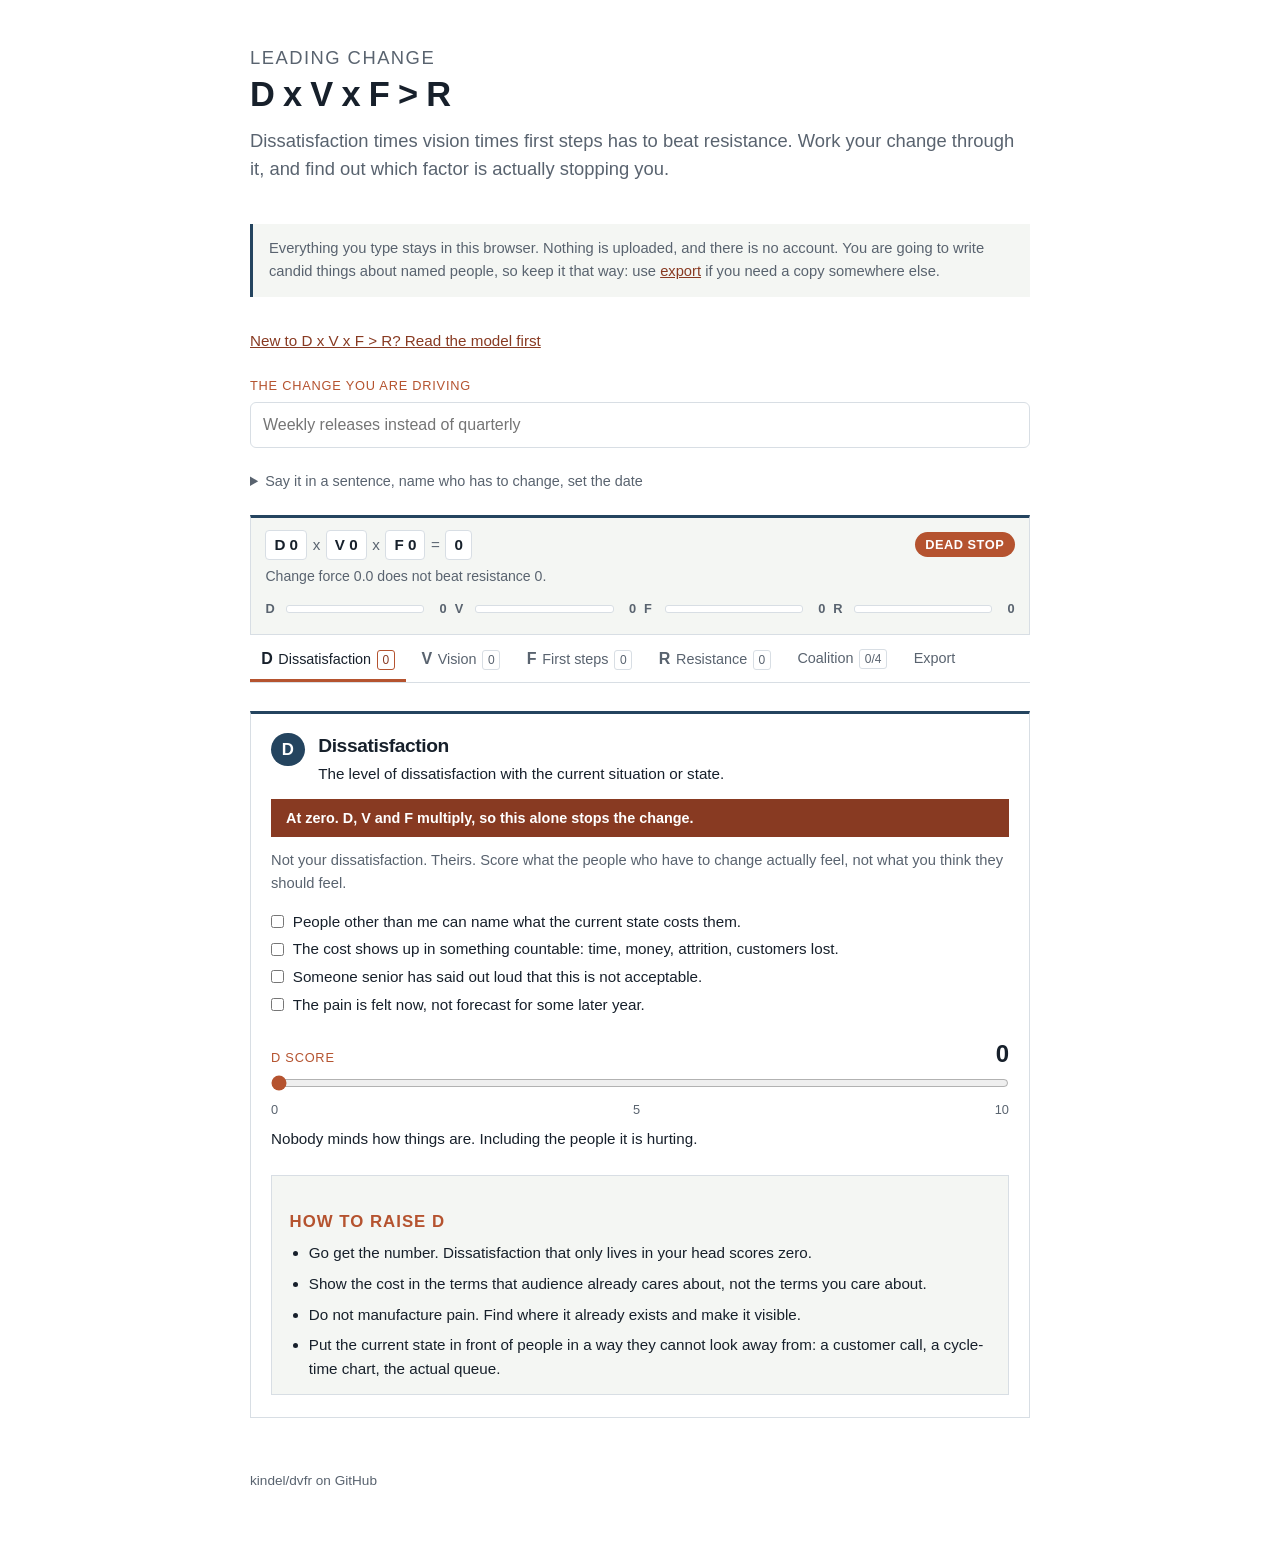
<file: index.html>
<!DOCTYPE html>
<html lang="en">
<head>
  <meta charset="utf-8">
  <meta name="viewport" content="width=device-width, initial-scale=1">
  <title>Change workbook: D x V x F &gt; R</title>
  <link rel="stylesheet" href="css/dvfr.css">
</head>
<body>
  <main class="dvfr-page">
    <header class="dvfr-lede">
      <p class="dvfr-eyebrow">Leading change</p>
      <h1>D x V x F &gt; R</h1>
      <p>Dissatisfaction times vision times first steps has to beat resistance. Work your change
        through it, and find out which factor is actually stopping you.</p>
    </header>

    <div class="dvfr-app" id="dvfr-app">
      <p class="dvfr-privacy" id="dvfr-privacy">
        Everything you type stays in this browser. Nothing is uploaded, and there is no account.
        You are going to write candid things about named people, so keep it that way: use
        <a href="#dvfr-panel-export" data-dvfr-tab="export">export</a> if you need a copy somewhere
        else.
      </p>

      <p class="dvfr-app-links">
        <a href="guide.html" id="dvfr-guide-link">New to D x V x F &gt; R? Read the model first</a>
      </p>

      <section class="dvfr-change" aria-labelledby="dvfr-h-change">
        <h2 class="dvfr-visually-hidden" id="dvfr-h-change">Name the change</h2>
        <div class="dvfr-field dvfr-field-title">
          <label for="dvfr-title">The change you are driving</label>
          <input id="dvfr-title" type="text" autocomplete="off"
            placeholder="Weekly releases instead of quarterly">
        </div>
        <details class="dvfr-change-more">
          <summary>Say it in a sentence, name who has to change, set the date</summary>
          <div class="dvfr-change-more-body">
            <div class="dvfr-field">
              <label for="dvfr-sentence">The change I am trying to drive, in one sentence</label>
              <textarea id="dvfr-sentence" rows="2"
                placeholder="We ship to customers every week, with automated tests instead of a manual test pass."></textarea>
            </div>
            <div class="dvfr-grid-2">
              <div class="dvfr-field">
                <label for="dvfr-who">Who has to change for this to work?</label>
                <input id="dvfr-who" type="text" autocomplete="off"
                  placeholder="Engineering, QA, release management">
              </div>
              <div class="dvfr-field">
                <label for="dvfr-by">True by when?</label>
                <input id="dvfr-by" type="date">
              </div>
            </div>
          </div>
        </details>
      </section>

      <p class="dvfr-visually-hidden" id="dvfr-live" aria-live="polite"></p>

      <div id="dvfr-sticky-sentinel" aria-hidden="true"></div>
      <div class="dvfr-sticky" id="dvfr-sticky">
        <div class="dvfr-scorebar" id="dvfr-scorebar" aria-label="Current score"></div>

        <div class="dvfr-tabs" role="tablist" aria-label="Workbook sections" id="dvfr-tablist">
        <button type="button" role="tab" class="dvfr-tab dvfr-tab-d" id="dvfr-tab-d"
          aria-controls="dvfr-panel-d" aria-selected="true">
          <span class="dvfr-tab-letter">D</span>
          <span class="dvfr-tab-name">Dissatisfaction</span>
          <span class="dvfr-tab-score" id="dvfr-tabscore-d">0</span>
        </button>
        <button type="button" role="tab" class="dvfr-tab dvfr-tab-v" id="dvfr-tab-v"
          aria-controls="dvfr-panel-v" aria-selected="false" tabindex="-1">
          <span class="dvfr-tab-letter">V</span>
          <span class="dvfr-tab-name">Vision</span>
          <span class="dvfr-tab-score" id="dvfr-tabscore-v">0</span>
        </button>
        <button type="button" role="tab" class="dvfr-tab dvfr-tab-f" id="dvfr-tab-f"
          aria-controls="dvfr-panel-f" aria-selected="false" tabindex="-1">
          <span class="dvfr-tab-letter">F</span>
          <span class="dvfr-tab-name">First steps</span>
          <span class="dvfr-tab-score" id="dvfr-tabscore-f">0</span>
        </button>
        <button type="button" role="tab" class="dvfr-tab dvfr-tab-r" id="dvfr-tab-r"
          aria-controls="dvfr-panel-r" aria-selected="false" tabindex="-1">
          <span class="dvfr-tab-letter">R</span>
          <span class="dvfr-tab-name">Resistance</span>
          <span class="dvfr-tab-score" id="dvfr-tabscore-r">0</span>
        </button>
        <button type="button" role="tab" class="dvfr-tab dvfr-tab-coalition" id="dvfr-tab-coalition"
          aria-controls="dvfr-panel-coalition" aria-selected="false" tabindex="-1">
          <span class="dvfr-tab-name dvfr-tab-name-solo">Coalition</span>
          <span class="dvfr-tab-score" id="dvfr-tabscore-coalition">0/4</span>
        </button>
        <button type="button" role="tab" class="dvfr-tab dvfr-tab-export" id="dvfr-tab-export"
          aria-controls="dvfr-panel-export" aria-selected="false" tabindex="-1">
          <span class="dvfr-tab-name dvfr-tab-name-solo">Export</span>
        </button>
        </div>
      </div>

      <section role="tabpanel" class="dvfr-panel" id="dvfr-panel-d" aria-labelledby="dvfr-tab-d"
        tabindex="0">
        <div class="dvfr-factor-host" id="dvfr-factor-host-d"></div>
      </section>

      <section role="tabpanel" class="dvfr-panel" id="dvfr-panel-v" aria-labelledby="dvfr-tab-v"
        tabindex="0" hidden>
        <div class="dvfr-factor-host" id="dvfr-factor-host-v"></div>
        <section class="dvfr-block" aria-labelledby="dvfr-h-vision">
          <h3 id="dvfr-h-vision">Write the vision down</h3>
          <p class="dvfr-step-help">An unwritten vision cannot be shared, and a vision that is not
            shared is not a vision.</p>
          <div id="dvfr-vision"></div>
        </section>
      </section>

      <section role="tabpanel" class="dvfr-panel" id="dvfr-panel-f" aria-labelledby="dvfr-tab-f"
        tabindex="0" hidden>
        <div class="dvfr-factor-host" id="dvfr-factor-host-f"></div>
        <section class="dvfr-block" aria-labelledby="dvfr-h-steps">
          <h3 id="dvfr-h-steps">Commit to first steps</h3>
          <p class="dvfr-step-help" id="dvfr-steps-help"></p>
          <div id="dvfr-steps" class="dvfr-cards"></div>
          <p class="dvfr-actions">
            <button type="button" class="dvfr-btn" id="dvfr-add-step">Add a first step</button>
          </p>
          <div id="dvfr-steps-read" class="dvfr-readout"></div>
        </section>
        <section class="dvfr-block" aria-labelledby="dvfr-h-wins">
          <h3 id="dvfr-h-wins">Early wins to celebrate in public</h3>
          <p class="dvfr-step-help" id="dvfr-wins-help"></p>
          <div id="dvfr-wins" class="dvfr-cards"></div>
          <p class="dvfr-actions">
            <button type="button" class="dvfr-btn" id="dvfr-add-win">Add an early win</button>
          </p>
        </section>
      </section>

      <section role="tabpanel" class="dvfr-panel" id="dvfr-panel-r" aria-labelledby="dvfr-tab-r"
        tabindex="0" hidden>
        <div class="dvfr-factor-host" id="dvfr-factor-host-r"></div>
        <section class="dvfr-block" aria-labelledby="dvfr-h-people">
          <h3 id="dvfr-h-people">Sort the people into four buckets</h3>
          <p class="dvfr-step-help">Name real people. Then treat the resistors as customers: ask
            what they are afraid of losing, and write down what it changes in your plan.</p>
          <div id="dvfr-bucket-legend" class="dvfr-legend"></div>
          <div id="dvfr-people" class="dvfr-cards"></div>
          <p class="dvfr-actions">
            <button type="button" class="dvfr-btn" id="dvfr-add-person">Add a person</button>
          </p>
          <div id="dvfr-people-read" class="dvfr-readout"></div>
        </section>
      </section>

      <section role="tabpanel" class="dvfr-panel" id="dvfr-panel-coalition"
        aria-labelledby="dvfr-tab-coalition" tabindex="0" hidden>
        <section class="dvfr-block" aria-labelledby="dvfr-h-coalition">
          <h3 id="dvfr-h-coalition">Build the coalition</h3>
          <p class="dvfr-step-help" id="dvfr-coalition-rule"></p>
          <div id="dvfr-coalition-read" class="dvfr-readout"></div>
          <div id="dvfr-coalition" class="dvfr-cards"></div>
          <p class="dvfr-actions">
            <button type="button" class="dvfr-btn" id="dvfr-add-ally">Add a leader</button>
          </p>
        </section>
      </section>

      <section role="tabpanel" class="dvfr-panel dvfr-panel-export" id="dvfr-panel-export"
        aria-labelledby="dvfr-tab-export" tabindex="0" hidden>
        <section class="dvfr-block" aria-labelledby="dvfr-h-verdict">
          <h3 id="dvfr-h-verdict" class="dvfr-no-print">The verdict in full</h3>
          <div id="dvfr-verdict" class="dvfr-verdict"></div>
        </section>
        <section class="dvfr-block" aria-labelledby="dvfr-h-plan">
          <h3 id="dvfr-h-plan" class="dvfr-no-print">Your change plan</h3>
          <p class="dvfr-step-help dvfr-no-print">One page. Take it to your next one-on-one, your
            staff meeting, or office hours.</p>
          <p class="dvfr-actions dvfr-no-print">
            <button type="button" class="dvfr-btn" id="dvfr-copy">Copy as Markdown</button>
            <button type="button" class="dvfr-btn" id="dvfr-download">Download .md</button>
            <button type="button" class="dvfr-btn" id="dvfr-print">Print / Save as PDF</button>
            <button type="button" class="dvfr-btn" id="dvfr-export">Export JSON</button>
            <button type="button" class="dvfr-btn" id="dvfr-import">Import JSON</button>
            <button type="button" class="dvfr-btn dvfr-btn-danger" id="dvfr-reset">Reset</button>
            <input type="file" id="dvfr-import-file" accept="application/json,.json" hidden>
          </p>
          <p class="dvfr-status dvfr-no-print" id="dvfr-status" role="status"></p>
          <div id="dvfr-plan" class="dvfr-plan"></div>
        </section>
      </section>
    </div>

    <p class="dvfr-repo dvfr-no-print">
      <a href="https://github.com/kindel/dvfr" target="_blank" rel="noopener">kindel/dvfr on GitHub</a>
    </p>
  </main>
  <script src="js/dvfr.js" defer></script>
</body>
</html>
</file>
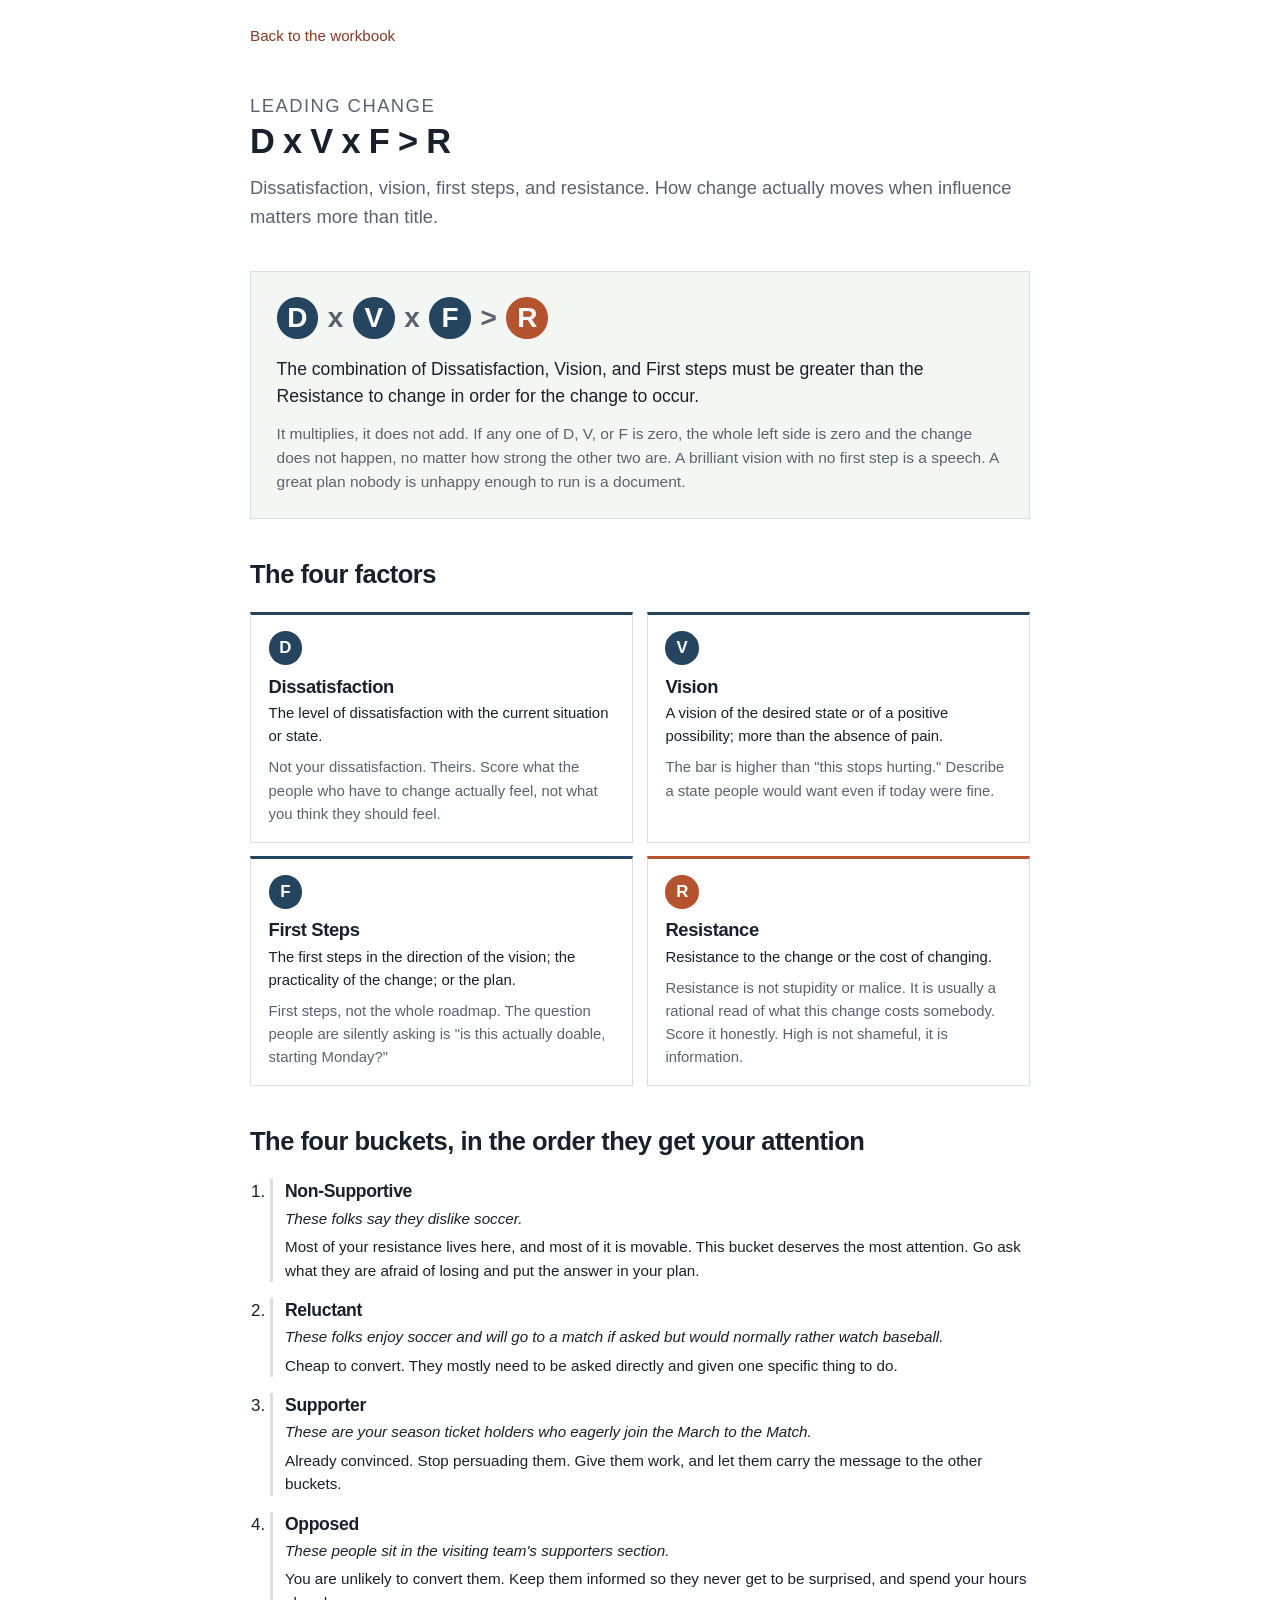
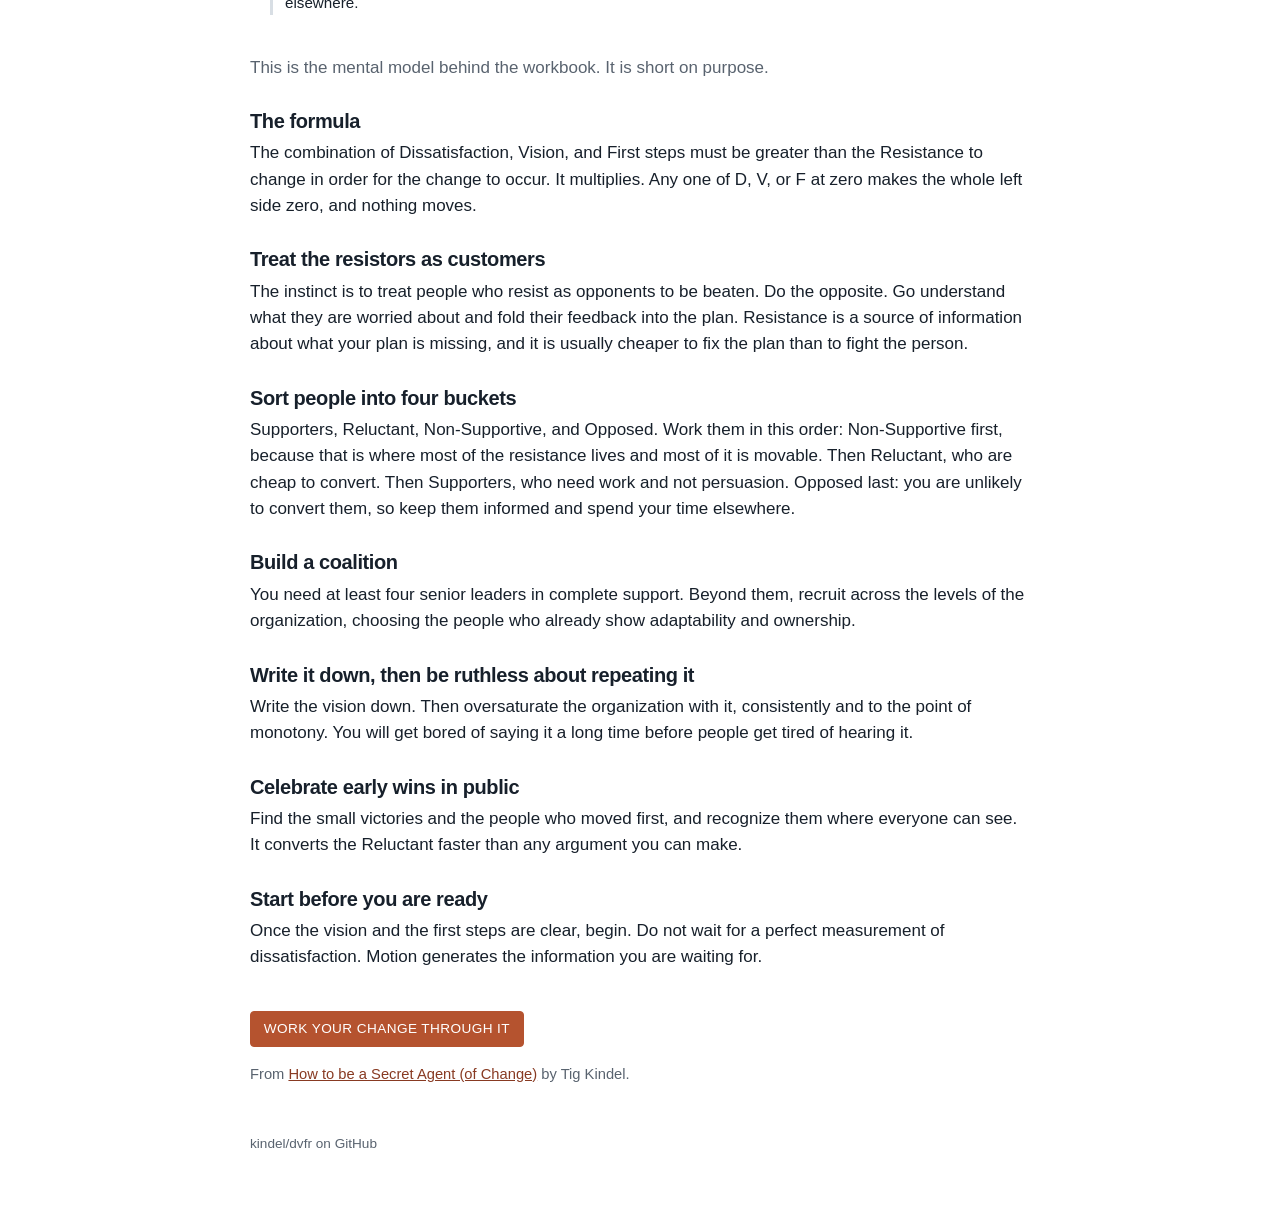
<file: guide.html>
<!DOCTYPE html>
<html lang="en">
<head>
  <meta charset="utf-8">
  <meta name="viewport" content="width=device-width, initial-scale=1">
  <title>The model: D x V x F &gt; R</title>
  <link rel="stylesheet" href="css/dvfr.css">
</head>
<body>
  <main class="dvfr-page">
    <p class="dvfr-back"><a href="index.html" id="dvfr-workbook-link">Back to the workbook</a></p>

    <header class="dvfr-lede">
      <p class="dvfr-eyebrow">Leading change</p>
      <h1>D x V x F &gt; R</h1>
      <p id="dvfr-tagline"></p>
    </header>

    <div class="dvfr-app">
      <section class="dvfr-guide-formula" id="dvfr-formula" aria-label="The formula"></section>
      <section id="dvfr-guide-factors" aria-label="The four factors"></section>
      <section id="dvfr-guide-buckets" aria-label="The four stakeholder buckets"></section>
      <section id="dvfr-guide-sections" aria-label="How to use it">
        <p class="dvfr-empty">Loading the model&hellip;</p>
      </section>
      <p class="dvfr-guide-cta">
        <a class="dvfr-btn dvfr-btn-primary" href="index.html" id="dvfr-workbook-cta">Work your change through it</a>
      </p>
      <p class="dvfr-source" id="dvfr-source"></p>
    </div>

    <p class="dvfr-repo">
      <a href="https://github.com/kindel/dvfr" target="_blank" rel="noopener">kindel/dvfr on GitHub</a>
    </p>
  </main>
  <script src="js/dvfr-guide.js" defer></script>
</body>
</html>
</file>
<file: css/dvfr.css>
:root {
  --dvfr-ink: var(--kld-ink, #17202b);
  --dvfr-paper: var(--kld-paper, #ffffff);
  --dvfr-line: var(--kld-line, #d8dee4);
  --dvfr-muted: var(--kld-muted, #59636f);
  --dvfr-accent: var(--kld-rust, #b5532f);
  --dvfr-accent-dark: var(--kld-rust-dark, #883a22);
  --dvfr-wash: var(--kld-wash, #f4f6f3);
  --dvfr-blue: var(--kld-blue, #24445f);
  --dvfr-sage: var(--kld-sage, #dce7dc);
  --dvfr-green: #2f6b46;
}

*,
*::before,
*::after {
  box-sizing: border-box;
}

html {
  color-scheme: light;
}

body {
  margin: 0;
  min-height: 100vh;
  background: var(--dvfr-paper);
  color: var(--dvfr-ink);
  font-family: Inter, "Avenir Next", "Segoe UI", Helvetica, Arial, sans-serif;
  font-size: 17px;
  line-height: 1.55;
}

a {
  color: var(--dvfr-accent-dark);
}

a:hover {
  color: var(--dvfr-accent);
}

h1, h2, h3, h4, h5 {
  font-weight: 650;
  line-height: 1.25;
  letter-spacing: -0.02em;
}

.dvfr-page {
  padding-bottom: 4rem;
}

.dvfr-eyebrow {
  margin: 0 0 0.3rem;
  font-size: 0.75rem;
  letter-spacing: 0.08em;
  text-transform: uppercase;
  color: var(--dvfr-accent);
}

.dvfr-lede {
  max-width: 820px;
  margin: 0 auto;
  padding: 2.75rem 1.25rem 0;
}

.dvfr-lede h1 {
  margin: 0 0 0.7rem;
  font-size: 2.15rem;
}

.dvfr-lede > p {
  margin: 0;
  color: var(--dvfr-muted);
  font-size: 1.15rem;
}

/* Inside .dvfr-app on purpose: that div is the seam a host copies, so the link
   to the guide has to travel with it. */
.dvfr-app-links {
  margin: 0 0 1.5rem;
  font-size: 0.95rem;
}

.dvfr-back {
  max-width: 820px;
  margin: 0 auto;
  padding: 1.5rem 1.25rem 0;
  font-size: 0.95rem;
}

.dvfr-back a {
  text-decoration: none;
}

.dvfr-app {
  max-width: 820px;
  margin: 2.5rem auto 0;
  padding: 0 1.25rem;
  min-width: 0;
}

.dvfr-visually-hidden {
  position: absolute;
  width: 1px;
  height: 1px;
  margin: -1px;
  padding: 0;
  overflow: hidden;
  clip: rect(0 0 0 0);
  white-space: nowrap;
  border: 0;
}

/* --------------------------------------------------------- the change name */

.dvfr-change {
  margin: 0 0 1.25rem;
}

.dvfr-field-title input {
  font-size: 1.15rem;
}

.dvfr-change-more {
  margin: 0.25rem 0 0;
}

.dvfr-change-more > summary {
  cursor: pointer;
  color: var(--dvfr-muted);
  font-size: 0.9rem;
  padding: 0.2rem 0;
}

.dvfr-change-more > summary:hover {
  color: var(--dvfr-accent);
}

.dvfr-change-more[open] > summary {
  margin-bottom: 0.75rem;
}

/* -------------------------------------------------------------- score bar */

/* The score and the tabs travel together, so both stay reachable from anywhere
   in a panel. The stuck state only paints a shadow: anything that changed the
   block's height here would shift the page, un-stick the block, and oscillate. */
.dvfr-sticky {
  position: sticky;
  /* A host with its own fixed header sets --dvfr-sticky-top to its height. */
  top: var(--dvfr-sticky-top, 0px);
  z-index: 20;
  background: var(--dvfr-paper);
}

.dvfr-sticky.is-stuck {
  box-shadow: 0 6px 12px -8px rgba(23, 32, 43, 0.45);
}

.dvfr-scorebar {
  border: 1px solid var(--dvfr-line);
  border-top: 3px solid var(--dvfr-blue);
  background: var(--dvfr-wash);
  padding: 0.7rem 0.9rem 0.8rem;
}

.dvfr-scorebar-head {
  display: flex;
  flex-wrap: wrap;
  align-items: center;
  justify-content: space-between;
  gap: 0.5rem;
}

.dvfr-scorebar-math {
  display: flex;
  flex-wrap: wrap;
  align-items: center;
  gap: 0.35rem;
  margin: 0;
  font-size: 0.95rem;
}

.dvfr-pill {
  margin: 0;
  padding: 0.15rem 0.65rem;
  border-radius: 999px;
  background: var(--dvfr-blue);
  color: #fff;
  font-size: 0.8rem;
  font-weight: 650;
  letter-spacing: 0.04em;
  text-transform: uppercase;
}

.dvfr-pill.dvfr-verdict-zero,
.dvfr-pill.dvfr-verdict-stalled {
  background: var(--dvfr-accent);
}

.dvfr-pill.dvfr-verdict-fragile {
  background: #a8701f;
}

.dvfr-pill.dvfr-verdict-moving,
.dvfr-pill.dvfr-verdict-unstoppable {
  background: var(--dvfr-green);
}

.dvfr-scorebar-force {
  margin: 0.35rem 0 0.6rem;
  font-size: 0.88rem;
  color: var(--dvfr-muted);
}

.dvfr-scorebar-bars {
  display: grid;
  grid-template-columns: repeat(4, 1fr);
  gap: 0.5rem;
}

.dvfr-minibar {
  appearance: none;
  display: grid;
  grid-template-columns: 1rem minmax(0, 1fr) 1.1rem;
  align-items: center;
  gap: 0.3rem;
  font: inherit;
  text-align: left;
  background: none;
  border: none;
  padding: 0.15rem 0;
  cursor: pointer;
}

.dvfr-minibar-letter,
.dvfr-minibar-value {
  font-size: 0.8rem;
  font-weight: 650;
  font-variant-numeric: tabular-nums;
  color: var(--dvfr-muted);
}

.dvfr-minibar-value {
  text-align: right;
}

.dvfr-minibar-track {
  display: block;
  height: 0.5rem;
  background: var(--dvfr-paper);
  border: 1px solid var(--dvfr-line);
  border-radius: 3px;
  overflow: hidden;
}

.dvfr-minibar-fill {
  display: block;
  height: 100%;
  background: var(--dvfr-blue);
}

.dvfr-minibar.is-resistance .dvfr-minibar-fill {
  background: var(--dvfr-accent);
}

.dvfr-minibar.is-weak .dvfr-minibar-fill {
  background: var(--dvfr-accent-dark);
}

.dvfr-minibar.is-weak .dvfr-minibar-letter,
.dvfr-minibar.is-weak .dvfr-minibar-value {
  color: var(--dvfr-accent-dark);
}

.dvfr-minibar:hover .dvfr-minibar-track {
  border-color: var(--dvfr-accent);
}

.dvfr-minibar:focus-visible {
  outline: 2px solid var(--dvfr-accent);
  outline-offset: 2px;
}

/* ------------------------------------------------------------------- tabs */

.dvfr-tabs {
  display: flex;
  gap: 0.25rem;
  margin: 0;
  background: var(--dvfr-paper);
  border-bottom: 1px solid var(--dvfr-line);
  overflow-x: auto;
  scrollbar-width: thin;
}

.dvfr-tab {
  appearance: none;
  flex: 0 0 auto;
  display: inline-flex;
  align-items: baseline;
  gap: 0.35rem;
  font: inherit;
  font-size: 0.9rem;
  color: var(--dvfr-muted);
  background: none;
  border: none;
  border-bottom: 3px solid transparent;
  padding: 0.7rem 0.7rem 0.5rem;
  cursor: pointer;
  white-space: nowrap;
}

.dvfr-tab:hover {
  color: var(--dvfr-accent);
}

.dvfr-tab.is-on {
  color: var(--dvfr-ink);
  border-bottom-color: var(--dvfr-accent);
}

.dvfr-tab:focus-visible {
  outline: 2px solid var(--dvfr-accent);
  outline-offset: -2px;
}

.dvfr-tab-letter {
  font-weight: 650;
  font-size: 1rem;
}

.dvfr-tab.is-on .dvfr-tab-name {
  color: var(--dvfr-ink);
}

.dvfr-tab-score {
  font-size: 0.75rem;
  font-variant-numeric: tabular-nums;
  color: var(--dvfr-muted);
  border: 1px solid var(--dvfr-line);
  border-radius: 3px;
  padding: 0 0.3rem;
}

.dvfr-tab.is-on .dvfr-tab-score {
  border-color: var(--dvfr-accent);
  color: var(--dvfr-accent-dark);
}

@media (max-width: 620px) {
  /* Give the phone back some screen: the pinned block is smaller at every
     size rather than resizing itself as it sticks. */
  .dvfr-scorebar {
    padding: 0.55rem 0.7rem 0.6rem;
  }

  .dvfr-scorebar-force {
    margin: 0.3rem 0 0.5rem;
    font-size: 0.82rem;
  }

  .dvfr-tab-name {
    display: none;
  }

  .dvfr-tab-name-solo {
    display: inline;
  }

  .dvfr-tabs {
    gap: 0;
  }

  .dvfr-tab {
    flex: 1 1 auto;
    justify-content: center;
    padding: 0.7rem 0.35rem 0.5rem;
  }
}

.dvfr-panel:focus-visible {
  outline: 2px solid var(--dvfr-accent);
  outline-offset: 4px;
}

.dvfr-block {
  margin: 2.5rem 0 0;
}

.dvfr-block h3 {
  margin: 0 0 0.4rem;
  font-size: 1.3rem;
}

/* ----------------------------------------------------------------- panels */

.dvfr-privacy {
  margin: 0 0 2rem;
  padding: 0.85rem 1rem;
  background: var(--dvfr-wash);
  border-left: 3px solid var(--dvfr-blue);
  color: var(--dvfr-muted);
  font-size: 0.92rem;
}

.dvfr-panel {
  margin: 1.75rem 0 3.25rem;
  scroll-margin-top: 11rem;
}

.dvfr-step-help,
.dvfr-help {
  margin: 0 0 1.25rem;
  color: var(--dvfr-muted);
  font-size: 0.95rem;
}

.dvfr-help {
  margin: 0 0 0.5rem;
}

.dvfr-empty {
  color: var(--dvfr-muted);
  font-size: 0.95rem;
}

/* ----------------------------------------------------------------- fields */

.dvfr-field {
  margin: 0 0 1.15rem;
}

.dvfr-field label {
  display: block;
  font-size: 0.8rem;
  letter-spacing: 0.06em;
  text-transform: uppercase;
  color: var(--dvfr-accent);
  margin-bottom: 0.4rem;
}

.dvfr-field input,
.dvfr-field textarea,
.dvfr-select {
  width: 100%;
  font: inherit;
  font-size: 1rem;
  color: var(--dvfr-ink);
  background: var(--dvfr-paper);
  border: 1px solid var(--dvfr-line);
  border-radius: 6px;
  padding: 0.6rem 0.75rem;
}

.dvfr-field textarea {
  resize: vertical;
  line-height: 1.5;
}

.dvfr-field input:focus,
.dvfr-field textarea:focus,
.dvfr-select:focus,
.dvfr-range:focus-visible,
.dvfr-btn:focus-visible,
.dvfr-link-btn:focus-visible,
.dvfr-rail-link:focus-visible,
.dvfr-check input:focus-visible {
  outline: 2px solid var(--dvfr-accent);
  outline-offset: 2px;
  border-color: var(--dvfr-accent);
}

.dvfr-select {
  appearance: none;
  -webkit-appearance: none;
  background-image: url("data:image/svg+xml,%3Csvg xmlns='http://www.w3.org/2000/svg' viewBox='0 0 12 8'%3E%3Cpolyline points='1,1 6,6 11,1' fill='none' stroke='%2317202b' stroke-width='1.5' stroke-linecap='round' stroke-linejoin='round'/%3E%3C/svg%3E");
  background-repeat: no-repeat;
  background-position: right 0.7rem center;
  background-size: 0.7rem;
  padding-right: 2rem;
}

.dvfr-grid-2,
.dvfr-grid-3 {
  display: grid;
  gap: 0 0.85rem;
  grid-template-columns: 1fr 1fr;
}

.dvfr-grid-3 {
  grid-template-columns: 1fr 1fr 1fr;
}

@media (max-width: 620px) {
  .dvfr-grid-2,
  .dvfr-grid-3 {
    grid-template-columns: 1fr;
  }
}

/* ---------------------------------------------------------------- factors */

.dvfr-factor {
  border: 1px solid var(--dvfr-line);
  border-top: 3px solid var(--dvfr-blue);
  background: var(--dvfr-paper);
  padding: 1.15rem 1.25rem 1.35rem;
  margin: 0 0 1.25rem;
}

.dvfr-factor-r {
  border-top-color: var(--dvfr-accent);
}

.dvfr-factor-head {
  display: flex;
  gap: 0.85rem;
  align-items: flex-start;
}

.dvfr-factor-letter {
  flex: 0 0 auto;
  display: inline-flex;
  align-items: center;
  justify-content: center;
  width: 2.1rem;
  height: 2.1rem;
  border-radius: 50%;
  background: var(--dvfr-blue);
  color: #fff;
  font-weight: 650;
  font-size: 1.05rem;
}

.dvfr-factor-r .dvfr-factor-letter,
.dvfr-guide-card.dvfr-factor-r .dvfr-factor-letter {
  background: var(--dvfr-accent);
}

.dvfr-factor-head-text h3 {
  margin: 0.1rem 0 0.2rem;
  font-size: 1.2rem;
}

.dvfr-factor-def {
  margin: 0;
  color: var(--dvfr-ink);
  font-size: 0.95rem;
}

.dvfr-weak-flag {
  margin: 0.85rem 0 0;
  padding: 0.5rem 0.75rem;
  border-left: 3px solid var(--dvfr-accent);
  background: var(--dvfr-wash);
  font-size: 0.9rem;
  font-weight: 600;
}

.dvfr-weak-flag.is-zero {
  color: #fff;
  background: var(--dvfr-accent-dark);
  border-left-color: var(--dvfr-accent-dark);
}

.dvfr-plays-inline {
  margin: 1.5rem 0 0;
  padding: 1rem 1.1rem 0.4rem;
  background: var(--dvfr-wash);
  border: 1px solid var(--dvfr-line);
}

.dvfr-plays-inline h4 {
  margin: 0 0 0.5rem;
  font-size: 0.8rem;
  letter-spacing: 0.06em;
  text-transform: uppercase;
  color: var(--dvfr-accent);
}

.dvfr-plays-inline ul {
  margin: 0;
  padding-left: 1.2rem;
}

.dvfr-plays-inline li {
  margin: 0 0 0.45rem;
  font-size: 0.95rem;
}

.dvfr-factor-help {
  margin: 0.75rem 0 1rem;
  color: var(--dvfr-muted);
  font-size: 0.92rem;
}

.dvfr-checks {
  list-style: none;
  margin: 0 0 1.25rem;
  padding: 0;
}

.dvfr-checks li {
  margin: 0 0 0.4rem;
}

.dvfr-check {
  display: flex;
  gap: 0.55rem;
  align-items: flex-start;
  font-size: 0.95rem;
  line-height: 1.4;
  cursor: pointer;
}

.dvfr-check input {
  margin: 0.28rem 0 0;
  accent-color: var(--dvfr-accent);
  flex: 0 0 auto;
}

.dvfr-score-row {
  display: flex;
  align-items: baseline;
  justify-content: space-between;
  gap: 1rem;
}

.dvfr-score-label {
  font-size: 0.8rem;
  letter-spacing: 0.06em;
  text-transform: uppercase;
  color: var(--dvfr-accent);
}

.dvfr-score-value {
  font-size: 1.5rem;
  font-weight: 650;
  font-variant-numeric: tabular-nums;
}

.dvfr-range {
  width: 100%;
  margin: 0.2rem 0 0;
  accent-color: var(--dvfr-accent);
}

.dvfr-scale {
  display: flex;
  justify-content: space-between;
  color: var(--dvfr-muted);
  font-size: 0.8rem;
}

.dvfr-anchor {
  margin: 0.5rem 0 0;
  font-size: 0.95rem;
  color: var(--dvfr-ink);
}

.dvfr-suggestion {
  margin: 0.5rem 0 0;
  font-size: 0.88rem;
  color: var(--dvfr-muted);
}

.dvfr-link-btn {
  appearance: none;
  background: none;
  border: none;
  padding: 0;
  font: inherit;
  font-size: inherit;
  color: var(--dvfr-accent-dark);
  text-decoration: underline;
  cursor: pointer;
}

.dvfr-link-btn:hover {
  color: var(--dvfr-accent);
}

/* ---------------------------------------------------------------- verdict */

.dvfr-verdict-head {
  border: 1px solid var(--dvfr-line);
  border-top: 4px solid var(--dvfr-blue);
  background: var(--dvfr-wash);
  padding: 1.25rem 1.35rem;
}

.dvfr-verdict-zero,
.dvfr-verdict-stalled {
  border-top-color: var(--dvfr-accent);
}

.dvfr-verdict-fragile {
  border-top-color: #c8892f;
}

.dvfr-verdict-moving,
.dvfr-verdict-unstoppable {
  border-top-color: var(--dvfr-green);
}

.dvfr-verdict-label {
  margin: 0 0 0.35rem;
  font-size: 1.65rem;
}

.dvfr-verdict-headline {
  margin: 0 0 0.9rem;
  font-size: 1.05rem;
}

.dvfr-verdict-body {
  margin: 0.9rem 0 0;
  color: var(--dvfr-muted);
  font-size: 0.95rem;
}

.dvfr-math {
  display: flex;
  flex-wrap: wrap;
  align-items: center;
  gap: 0.45rem;
  margin: 0 0 0.35rem;
}

.dvfr-math-part {
  display: inline-block;
  background: var(--dvfr-paper);
  border: 1px solid var(--dvfr-line);
  border-radius: 4px;
  padding: 0.15rem 0.5rem;
  font-variant-numeric: tabular-nums;
  font-weight: 600;
}

.dvfr-math-op {
  color: var(--dvfr-muted);
}

.dvfr-math-scale {
  margin: 0;
  font-size: 0.95rem;
  color: var(--dvfr-muted);
}

.dvfr-bars {
  margin: 1.25rem 0 0;
}

.dvfr-bar-row {
  display: grid;
  grid-template-columns: 10.5rem minmax(0, 1fr) 2rem;
  align-items: center;
  gap: 0.75rem;
  margin: 0 0 0.5rem;
  font-size: 0.9rem;
}

.dvfr-bar-label {
  color: var(--dvfr-muted);
}

.dvfr-bar-row.is-weak .dvfr-bar-label,
.dvfr-bar-row.is-weak .dvfr-bar-value {
  color: var(--dvfr-accent-dark);
  font-weight: 650;
}

.dvfr-bar-track {
  display: block;
  height: 0.7rem;
  background: var(--dvfr-wash);
  border: 1px solid var(--dvfr-line);
  border-radius: 4px;
  overflow: hidden;
}

.dvfr-bar-fill {
  display: block;
  height: 100%;
  background: var(--dvfr-blue);
}

.dvfr-bar-row.is-resistance .dvfr-bar-fill {
  background: var(--dvfr-accent);
}

.dvfr-bar-row.is-weak .dvfr-bar-fill {
  background: var(--dvfr-accent-dark);
}

.dvfr-bar-value {
  text-align: right;
  font-variant-numeric: tabular-nums;
  font-weight: 600;
}

@media (max-width: 620px) {
  .dvfr-bar-row {
    grid-template-columns: 7.5rem minmax(0, 1fr) 1.6rem;
    font-size: 0.82rem;
  }
}

.dvfr-plays {
  margin: 1.5rem 0 0;
}

.dvfr-plays h4 {
  margin: 1.25rem 0 0.5rem;
  font-size: 1.05rem;
}

.dvfr-plays ul {
  margin: 0;
  padding-left: 1.2rem;
}

.dvfr-plays li {
  margin: 0 0 0.45rem;
}

/* ----------------------------------------------------------------- people */

.dvfr-legend {
  display: grid;
  grid-template-columns: 1fr 1fr;
  gap: 0.75rem;
  margin: 0 0 1.5rem;
}

@media (max-width: 620px) {
  .dvfr-legend {
    grid-template-columns: 1fr;
  }
}

/* Each bucket sets one variable, so cards, legend tiles and tally tiles can tint
   themselves without depending on rule order. */
.dvfr-bucket-non_supportive { --dvfr-bucket: var(--dvfr-accent); }
.dvfr-bucket-reluctant { --dvfr-bucket: #c8892f; }
.dvfr-bucket-supporter { --dvfr-bucket: var(--dvfr-green); }
.dvfr-bucket-opposed { --dvfr-bucket: var(--dvfr-muted); }

.dvfr-ally-not_asked { --dvfr-ally: var(--dvfr-line); }
.dvfr-ally-asked { --dvfr-ally: #c8892f; }
.dvfr-ally-in { --dvfr-ally: var(--dvfr-sage); }
.dvfr-ally-all_in { --dvfr-ally: var(--dvfr-green); }

.dvfr-legend-item {
  border: 1px solid var(--dvfr-line);
  border-left: 3px solid var(--dvfr-bucket, var(--dvfr-muted));
  background: var(--dvfr-wash);
  padding: 0.7rem 0.85rem;
}

.dvfr-legend-name {
  margin: 0 0 0.2rem;
  font-weight: 650;
  font-size: 0.95rem;
}

.dvfr-legend-def {
  margin: 0 0 0.35rem;
  font-size: 0.9rem;
  font-style: italic;
  color: var(--dvfr-ink);
}

.dvfr-legend-guide {
  margin: 0;
  font-size: 0.88rem;
  color: var(--dvfr-muted);
}

.dvfr-card {
  border: 1px solid var(--dvfr-line);
  border-left: 3px solid var(--dvfr-bucket, var(--dvfr-ally, var(--dvfr-line)));
  background: var(--dvfr-paper);
  padding: 1rem 1.1rem 0.35rem;
  margin: 0 0 0.85rem;
}

.dvfr-card-actions {
  margin: 0 0 0.75rem;
  text-align: right;
}

.dvfr-remove {
  font-size: 0.85rem;
  color: var(--dvfr-muted);
}

.dvfr-actions {
  display: flex;
  flex-wrap: wrap;
  gap: 0.5rem;
  margin: 0 0 1.5rem;
}

.dvfr-btn {
  appearance: none;
  font: inherit;
  font-size: 0.85rem;
  letter-spacing: 0.03em;
  text-transform: uppercase;
  color: var(--dvfr-accent-dark);
  background: var(--dvfr-paper);
  border: 1px solid var(--dvfr-line);
  border-radius: 4px;
  padding: 0.4rem 0.8rem;
  cursor: pointer;
}

.dvfr-btn:hover {
  border-color: var(--dvfr-accent);
  color: var(--dvfr-accent);
}

.dvfr-btn-primary {
  background: var(--dvfr-accent);
  border-color: var(--dvfr-accent);
  color: #fff;
  text-decoration: none;
  display: inline-block;
}

.dvfr-btn-primary:hover {
  background: var(--dvfr-accent-dark);
  border-color: var(--dvfr-accent-dark);
  color: #fff;
}

.dvfr-btn-danger:hover {
  border-color: var(--dvfr-accent);
  color: var(--dvfr-accent);
}

.dvfr-status {
  margin: -0.75rem 0 1.25rem;
  min-height: 1.2rem;
  font-size: 0.9rem;
  color: var(--dvfr-muted);
}

.dvfr-readout {
  margin: 0.5rem 0 0;
}

.dvfr-tally {
  display: grid;
  grid-template-columns: repeat(4, 1fr);
  gap: 0.6rem;
  margin: 0 0 1rem;
}

@media (max-width: 620px) {
  .dvfr-tally {
    grid-template-columns: repeat(2, 1fr);
  }
}

.dvfr-tally-item {
  border: 1px solid var(--dvfr-line);
  border-top: 3px solid var(--dvfr-bucket, var(--dvfr-muted));
  background: var(--dvfr-wash);
  padding: 0.5rem 0.7rem;
}

.dvfr-tally-count {
  display: block;
  font-size: 1.5rem;
  font-weight: 650;
  line-height: 1.1;
}

.dvfr-tally-name {
  display: block;
  font-size: 0.82rem;
  color: var(--dvfr-muted);
}

.dvfr-warning {
  margin: 0 0 0.6rem;
  padding: 0.6rem 0.85rem;
  border-left: 3px solid var(--dvfr-accent);
  background: var(--dvfr-wash);
  font-size: 0.93rem;
}

.dvfr-worklist {
  margin: 1.25rem 0 0;
}

.dvfr-worklist h4 {
  margin: 0 0 0.5rem;
  font-size: 1rem;
}

.dvfr-worklist ol {
  margin: 0;
  padding-left: 1.25rem;
}

.dvfr-worklist li {
  margin: 0 0 0.35rem;
  font-size: 0.95rem;
}

.dvfr-flag {
  display: inline-block;
  margin-left: 0.4rem;
  font-size: 0.7rem;
  letter-spacing: 0.04em;
  text-transform: uppercase;
  color: var(--dvfr-accent-dark);
  border: 1px solid var(--dvfr-line);
  background: var(--dvfr-wash);
  padding: 0.05rem 0.4rem;
  border-radius: 3px;
  vertical-align: middle;
}

/* -------------------------------------------------------------- coalition */

.dvfr-meter {
  border: 1px solid var(--dvfr-line);
  border-top: 3px solid var(--dvfr-accent);
  background: var(--dvfr-wash);
  padding: 0.9rem 1.05rem;
  margin: 0 0 0.85rem;
}

.dvfr-meter.is-met {
  border-top-color: var(--dvfr-green);
}

.dvfr-meter-count {
  margin: 0 0 0.5rem;
  font-size: 1.15rem;
  font-weight: 650;
}

.dvfr-pips {
  display: flex;
  gap: 0.35rem;
  margin: 0 0 0.6rem;
}

.dvfr-pip {
  width: 1.75rem;
  height: 0.5rem;
  border-radius: 2px;
  background: var(--dvfr-paper);
  border: 1px solid var(--dvfr-line);
}

.dvfr-pip.is-on {
  background: var(--dvfr-green);
  border-color: var(--dvfr-green);
}

.dvfr-meter-note {
  margin: 0;
  font-size: 0.93rem;
  color: var(--dvfr-muted);
}

/* ------------------------------------------------------------------- plan */

.dvfr-plan {
  border: 1px solid var(--dvfr-line);
  background: var(--dvfr-paper);
  padding: 1.5rem 1.6rem;
}

.dvfr-plan-title {
  margin: 0 0 0.75rem;
  font-size: 1.45rem;
}

.dvfr-plan-line {
  margin: 0 0 0.3rem;
  font-size: 0.95rem;
}

.dvfr-plan-label {
  display: inline-block;
  margin-right: 0.4rem;
  font-size: 0.75rem;
  letter-spacing: 0.06em;
  text-transform: uppercase;
  color: var(--dvfr-accent);
}

.dvfr-plan-block {
  margin: 1.5rem 0 0;
}

.dvfr-plan-block h4 {
  margin: 0 0 0.5rem;
  font-size: 1.1rem;
  padding-bottom: 0.3rem;
  border-bottom: 1px solid var(--dvfr-line);
}

.dvfr-plan-block h5 {
  margin: 0.9rem 0 0.3rem;
  font-size: 0.95rem;
  color: var(--dvfr-accent-dark);
}

.dvfr-plan-block ul {
  margin: 0;
  padding-left: 1.2rem;
}

.dvfr-plan-block li {
  margin: 0 0 0.4rem;
  font-size: 0.95rem;
}

.dvfr-plan-sub {
  margin: 0.75rem 0 0;
}

.dvfr-plan-sub p:last-child {
  margin: 0;
  font-size: 0.95rem;
}

.dvfr-plan-quote {
  margin: 0 0 0.75rem;
  padding-left: 0.9rem;
  border-left: 3px solid var(--dvfr-accent);
  font-size: 1.05rem;
}

.dvfr-plan-note {
  color: var(--dvfr-muted);
  font-size: 0.9rem;
}

.dvfr-plan-meta {
  display: inline-block;
  margin-left: 0.4rem;
  font-size: 0.8rem;
  color: var(--dvfr-muted);
  font-variant-numeric: tabular-nums;
}

/* ------------------------------------------------------------------ guide */

.dvfr-guide-formula {
  border: 1px solid var(--dvfr-line);
  background: var(--dvfr-wash);
  padding: 1.5rem 1.6rem;
  margin: 0 0 2.5rem;
}

.dvfr-formula-row {
  display: flex;
  flex-wrap: wrap;
  align-items: center;
  gap: 0.6rem;
  margin: 0 0 1rem;
  font-size: 1.75rem;
  font-weight: 650;
}

.dvfr-formula-letter {
  display: inline-flex;
  align-items: center;
  justify-content: center;
  min-width: 2.6rem;
  height: 2.6rem;
  border-radius: 50%;
  background: var(--dvfr-blue);
  color: #fff;
}

.dvfr-formula-row .dvfr-formula-letter:last-child {
  background: var(--dvfr-accent);
}

.dvfr-formula-op {
  color: var(--dvfr-muted);
}

.dvfr-formula-statement {
  margin: 0 0 0.75rem;
  font-size: 1.1rem;
}

.dvfr-formula-note {
  margin: 0;
  color: var(--dvfr-muted);
  font-size: 0.97rem;
}

.dvfr-guide-grid {
  display: grid;
  grid-template-columns: 1fr 1fr;
  gap: 0.85rem;
  margin: 0 0 2.5rem;
}

@media (max-width: 620px) {
  .dvfr-guide-grid {
    grid-template-columns: 1fr;
  }
}

.dvfr-guide-card {
  border: 1px solid var(--dvfr-line);
  border-top: 3px solid var(--dvfr-blue);
  padding: 1rem 1.1rem;
}

.dvfr-guide-card.dvfr-factor-r {
  border-top-color: var(--dvfr-accent);
}

.dvfr-guide-card h3 {
  margin: 0.6rem 0 0.3rem;
  font-size: 1.15rem;
}

.dvfr-guide-card p {
  font-size: 0.93rem;
  margin: 0 0 0.5rem;
}

.dvfr-guide-card p:last-child {
  margin-bottom: 0;
  color: var(--dvfr-muted);
}

.dvfr-guide-buckets-list {
  margin: 0 0 2.5rem;
  padding-left: 1.25rem;
}

.dvfr-guide-buckets-list li {
  margin: 0 0 1rem;
  padding-left: 0.75rem;
  border-left: 3px solid var(--dvfr-line);
}

.dvfr-guide-buckets-list h3 {
  margin: 0 0 0.2rem;
  font-size: 1.1rem;
}

.dvfr-guide-buckets-list p {
  margin: 0 0 0.3rem;
  font-size: 0.95rem;
}

.dvfr-guide-intro {
  color: var(--dvfr-muted);
}

.dvfr-guide-section h2 {
  margin: 1.75rem 0 0.4rem;
  font-size: 1.25rem;
}

.dvfr-guide-section p {
  margin: 0;
}

.dvfr-guide-cta {
  margin: 2.5rem 0 1rem;
}

.dvfr-source {
  margin: 0;
  color: var(--dvfr-muted);
  font-size: 0.92rem;
}

.dvfr-repo {
  max-width: 820px;
  margin: 3rem auto 0;
  padding: 0 1.25rem;
  font-size: 0.85rem;
}

.dvfr-repo a {
  text-decoration: none;
  color: var(--dvfr-muted);
}

.dvfr-repo a:hover {
  color: var(--dvfr-accent);
}

/* ------------------------------------------------------------------ print */

@media print {
  body {
    font-size: 11pt;
    background: #fff;
  }

  /* Print the plan whichever tab is open, and nothing else. */
  .dvfr-lede,
  .dvfr-change,
  .dvfr-sticky,
  .dvfr-privacy,
  .dvfr-repo,
  .dvfr-no-print,
  .dvfr-panel {
    display: none !important;
  }

  .dvfr-panel-export,
  .dvfr-panel-export[hidden] {
    display: block !important;
  }

  .dvfr-app {
    margin: 0;
    padding: 0;
    max-width: none;
  }

  .dvfr-panel-export .dvfr-block {
    margin: 0;
  }

  .dvfr-panel-export .dvfr-verdict {
    display: none;
  }

  .dvfr-plan {
    border: none;
    padding: 0;
  }

  .dvfr-plan-block {
    break-inside: avoid;
  }

  a {
    color: #000;
    text-decoration: none;
  }
}
</file>
